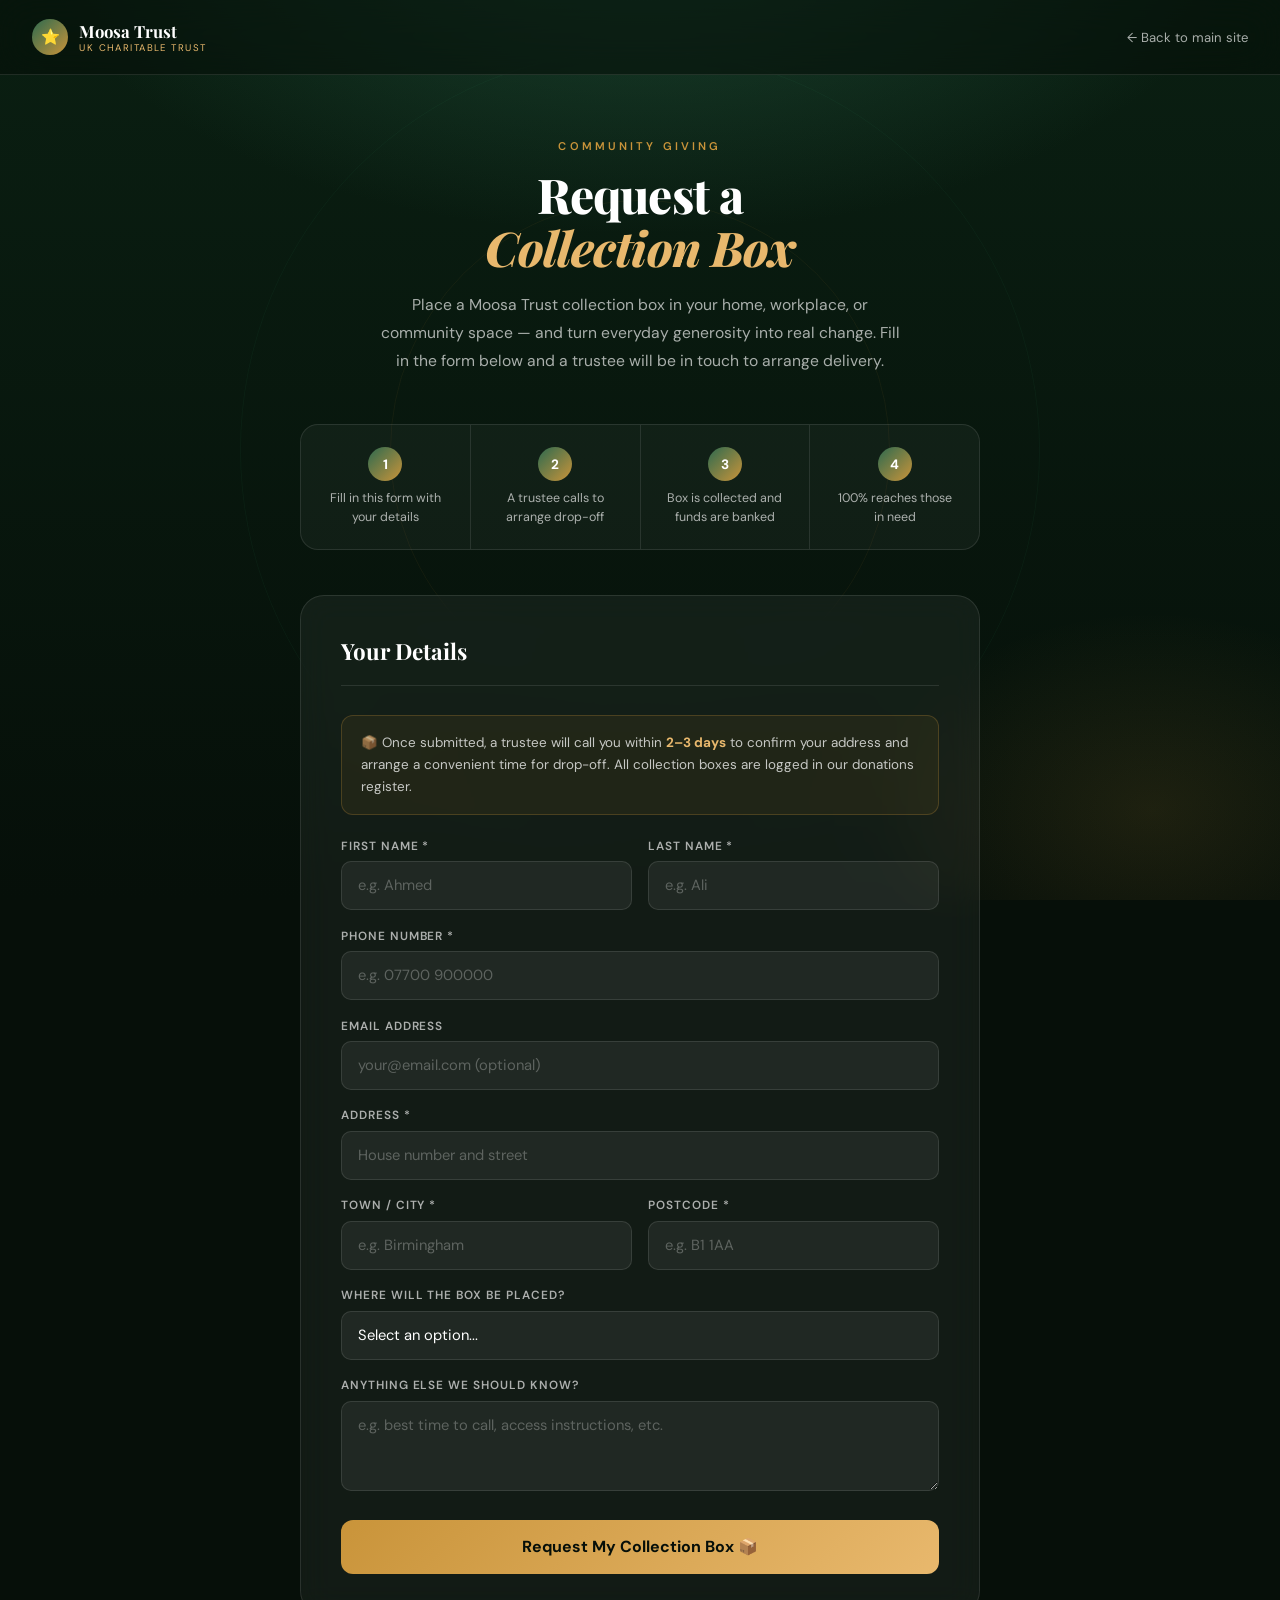
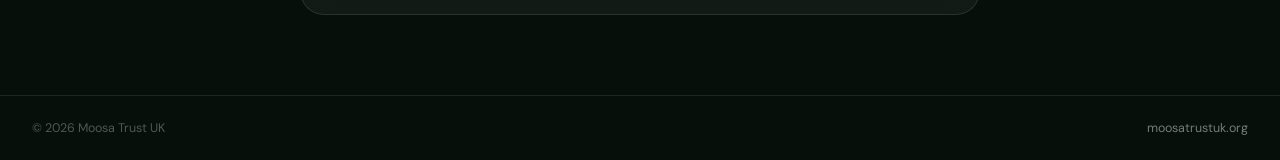
<file: collection-box.html>
<!DOCTYPE html>
<html lang="en">
<head>
  <meta charset="UTF-8"/>
  <meta name="viewport" content="width=device-width, initial-scale=1.0"/>
  <title>Request a Collection Box | Moosa Trust UK</title>
  <meta name="description" content="Request a Moosa Trust UK collection box for your home, workplace or community. A trustee will be in touch to arrange delivery."/>
  <link rel="preconnect" href="https://fonts.googleapis.com">
  <link rel="preconnect" href="https://fonts.gstatic.com" crossorigin>
  <link href="https://fonts.googleapis.com/css2?family=Playfair+Display:ital,wght@0,700;0,800;1,600&family=DM+Sans:wght@300;400;500;600&display=swap" rel="stylesheet">
  <link rel="icon" type="image/svg+xml" href="data:image/svg+xml,%3Csvg xmlns='http://www.w3.org/2000/svg' viewBox='0 0 100 100'%3E%3Ccircle cx='50' cy='50' r='45' fill='%231B4332'/%3E%3Cpath fill='%23D4A574' d='M50 18l5.5 17h17.9l-14.5 10.5 5.5 17-14.4-10.5-14.4 10.5 5.5-17-14.5-10.5h17.9z'/%3E%3C/svg%3E">
  <style>
    :root {
      --deep:    #060f09;
      --forest:  #0a1f12;
      --green:   #163321;
      --emerald: #2d6a4f;
      --mint:    #52b788;
      --gold:    #c9943a;
      --gold-lt: #e8b86d;
      --muted:   rgba(255,255,255,.65);
      --glass:   rgba(255,255,255,.06);
      --gborder: rgba(255,255,255,.10);
    }

    *,*::before,*::after{margin:0;padding:0;box-sizing:border-box}
    html{scroll-behavior:smooth}
    body{
      font-family:'DM Sans',sans-serif;
      background:var(--deep);
      color:#fff;
      min-height:100vh;
      -webkit-font-smoothing:antialiased;
      display:flex;
      flex-direction:column;
    }

    /* ── BG ── */
    .page-bg{
      position:fixed;inset:0;z-index:0;pointer-events:none;
      background:
        radial-gradient(ellipse 80% 60% at 50% -10%, rgba(45,106,79,.5) 0%, transparent 60%),
        radial-gradient(ellipse 40% 40% at 90% 90%, rgba(201,148,58,.12) 0%, transparent 55%),
        linear-gradient(180deg,var(--forest) 0%,var(--deep) 100%)
    }
    .bg-ring{position:fixed;border-radius:50%;top:50%;left:50%;transform:translate(-50%,-50%);border:1px solid rgba(201,148,58,.07);pointer-events:none;animation:ring 8s ease-in-out infinite}
    .bg-ring:nth-child(1){width:500px;height:500px}
    .bg-ring:nth-child(2){width:800px;height:800px;animation-delay:2.5s;border-color:rgba(82,183,136,.05)}
    @keyframes ring{0%,100%{opacity:.5;transform:translate(-50%,-50%) scale(1)}50%{opacity:1;transform:translate(-50%,-50%) scale(1.03)}}

    /* ── NAV ── */
    nav{
      position:relative;z-index:10;
      padding:1.2rem 2rem;
      display:flex;align-items:center;justify-content:space-between;
      border-bottom:1px solid var(--gborder);
      background:rgba(6,15,9,.6);backdrop-filter:blur(20px);
    }
    .logo{display:flex;align-items:center;gap:.7rem;text-decoration:none;color:white}
    .logo-icon{width:36px;height:36px;border-radius:50%;background:linear-gradient(135deg,var(--emerald),var(--gold));display:flex;align-items:center;justify-content:center;font-size:.95rem;flex-shrink:0}
    .logo-text{font-family:'Playfair Display',serif;font-size:1.05rem;font-weight:700;line-height:1.2}
    .logo-text span{display:block;font-size:.6rem;font-family:'DM Sans',sans-serif;font-weight:400;letter-spacing:.15em;text-transform:uppercase;color:var(--gold-lt)}
    .nav-back{font-size:.82rem;color:var(--muted);text-decoration:none;display:flex;align-items:center;gap:.4rem;transition:color .2s}
    .nav-back:hover{color:white}

    /* ── MAIN ── */
    main{
      position:relative;z-index:1;
      flex:1;
      display:flex;align-items:flex-start;justify-content:center;
      padding:4rem 1.5rem 5rem;
    }
    .page-wrap{width:100%;max-width:680px}

    /* ── HEADER ── */
    .page-hdr{text-align:center;margin-bottom:3rem}
    .label{font-size:.7rem;letter-spacing:.28em;text-transform:uppercase;color:var(--gold);font-weight:600;display:block;margin-bottom:.9rem}
    .page-title{font-family:'Playfair Display',serif;font-size:clamp(2rem,5vw,3rem);font-weight:800;line-height:1.1;letter-spacing:-.02em;margin-bottom:1.1rem}
    .page-title em{font-style:italic;color:var(--gold-lt)}
    .page-sub{color:var(--muted);font-size:.98rem;line-height:1.8;max-width:520px;margin:0 auto}

    /* ── HOW IT WORKS ── */
    .how-it-works{
      display:flex;gap:0;margin-bottom:2.8rem;
      background:rgba(255,255,255,.04);border:1px solid var(--gborder);border-radius:18px;overflow:hidden;
    }
    .hw-step{padding:1.4rem 1.5rem;flex:1;display:flex;flex-direction:column;align-items:center;text-align:center;gap:.5rem;border-right:1px solid var(--gborder)}
    .hw-step:last-child{border-right:none}
    .hw-num{width:34px;height:34px;border-radius:50%;background:linear-gradient(135deg,var(--emerald),var(--gold));display:flex;align-items:center;justify-content:center;font-weight:700;font-size:.85rem;flex-shrink:0}
    .hw-label{font-size:.78rem;color:var(--muted);line-height:1.5}

    /* ── FORM CARD ── */
    .form-card{
      background:rgba(255,255,255,.05);border:1px solid var(--gborder);
      border-radius:24px;backdrop-filter:blur(16px);padding:2.5rem;
    }
    .form-card h2{font-family:'Playfair Display',serif;font-size:1.4rem;font-weight:700;margin-bottom:1.8rem;padding-bottom:1.2rem;border-bottom:1px solid var(--gborder)}

    .form-row{display:grid;grid-template-columns:1fr 1fr;gap:1rem}
    .fg{margin-bottom:1.1rem}
    .fg label{display:block;font-size:.74rem;font-weight:600;letter-spacing:.08em;text-transform:uppercase;color:var(--muted);margin-bottom:.45rem}
    .fg input,.fg textarea,.fg select{
      width:100%;background:rgba(255,255,255,.06);border:1px solid rgba(255,255,255,.11);
      border-radius:10px;padding:.85rem 1rem;color:white;
      font-family:'DM Sans',sans-serif;font-size:.92rem;outline:none;
      transition:border-color .2s,background .2s;-webkit-appearance:none;appearance:none
    }
    .fg input::placeholder,.fg textarea::placeholder{color:rgba(255,255,255,.28)}
    .fg input:focus,.fg textarea:focus,.fg select:focus{border-color:rgba(201,148,58,.5);background:rgba(255,255,255,.09)}
    .fg textarea{min-height:90px;resize:vertical}
    .fg select option{background:#0a1f12;color:white}

    .notice{background:rgba(201,148,58,.08);border:1px solid rgba(201,148,58,.25);border-radius:12px;padding:1rem 1.2rem;margin-bottom:1.4rem;font-size:.84rem;color:rgba(255,255,255,.75);line-height:1.65}
    .notice strong{color:var(--gold-lt)}

    .f-submit{
      width:100%;background:linear-gradient(135deg,var(--gold),var(--gold-lt));
      color:var(--deep);border:none;border-radius:12px;padding:1.05rem;
      font-family:'DM Sans',sans-serif;font-weight:700;font-size:1rem;
      cursor:pointer;transition:all .25s;margin-top:.4rem
    }
    .f-submit:hover{transform:translateY(-2px);box-shadow:0 15px 35px rgba(201,148,58,.3)}
    .f-submit:disabled{opacity:.6;cursor:not-allowed;transform:none}

    /* ── SUCCESS ── */
    .success{display:none;text-align:center;padding:3rem 1rem}
    .success-icon{font-size:3.5rem;margin-bottom:1.2rem}
    .success h2{font-family:'Playfair Display',serif;font-size:1.7rem;margin-bottom:.8rem}
    .success p{color:var(--muted);font-size:.95rem;line-height:1.75;max-width:400px;margin:0 auto 1.5rem}
    .success .arabic{font-size:1.3rem;color:var(--gold-lt);margin-top:1.2rem;opacity:.7}

    /* ── FOOTER ── */
    footer{
      position:relative;z-index:1;
      border-top:1px solid var(--gborder);
      padding:1.5rem 2rem;
      display:flex;align-items:center;justify-content:space-between;
      font-size:.78rem;color:rgba(255,255,255,.3)
    }
    footer a{color:rgba(255,255,255,.45);text-decoration:none;transition:color .2s}
    footer a:hover{color:white}

    /* ── RESPONSIVE ── */
    @media(max-width:580px){
      .form-row{grid-template-columns:1fr}
      .how-it-works{flex-direction:column}
      .hw-step{border-right:none;border-bottom:1px solid var(--gborder);flex-direction:row;text-align:left;gap:.9rem}
      .hw-step:last-child{border-bottom:none}
      main{padding:2.5rem 1rem 4rem}
      .form-card{padding:1.5rem}
    }
  </style>
</head>
<body>

<div class="page-bg">
  <div class="bg-ring"></div>
  <div class="bg-ring"></div>
</div>

<!-- NAV -->
<nav>
  <a href="/" class="logo">
    <div class="logo-icon">⭐</div>
    <div class="logo-text">Moosa Trust <span>UK Charitable Trust</span></div>
  </a>
  <a href="/" class="nav-back">← Back to main site</a>
</nav>

<!-- MAIN -->
<main>
  <div class="page-wrap">

    <!-- Header -->
    <div class="page-hdr">
      <span class="label">Community Giving</span>
      <h1 class="page-title">Request a<br><em>Collection Box</em></h1>
      <p class="page-sub">Place a Moosa Trust collection box in your home, workplace, or community space — and turn everyday generosity into real change. Fill in the form below and a trustee will be in touch to arrange delivery.</p>
    </div>

    <!-- How it works -->
    <div class="how-it-works">
      <div class="hw-step">
        <div class="hw-num">1</div>
        <p class="hw-label">Fill in this form with your details</p>
      </div>
      <div class="hw-step">
        <div class="hw-num">2</div>
        <p class="hw-label">A trustee calls to arrange drop-off</p>
      </div>
      <div class="hw-step">
        <div class="hw-num">3</div>
        <p class="hw-label">Box is collected and funds are banked</p>
      </div>
      <div class="hw-step">
        <div class="hw-num">4</div>
        <p class="hw-label">100% reaches those in need</p>
      </div>
    </div>

    <!-- Form card -->
    <div class="form-card">
      <div id="form-body">
        <h2>Your Details</h2>

        <div class="notice">
          📦 Once submitted, a trustee will call you within <strong>2–3 days</strong> to confirm your address and arrange a convenient time for drop-off. All collection boxes are logged in our donations register.
        </div>

        <div class="form-row">
          <div class="fg">
            <label for="fname">First Name *</label>
            <input type="text" id="fname" name="first_name" placeholder="e.g. Ahmed" autocomplete="given-name" required>
          </div>
          <div class="fg">
            <label for="lname">Last Name *</label>
            <input type="text" id="lname" name="last_name" placeholder="e.g. Ali" autocomplete="family-name" required>
          </div>
        </div>

        <div class="fg">
          <label for="phone">Phone Number *</label>
          <input type="tel" id="phone" name="phone" placeholder="e.g. 07700 900000" autocomplete="tel" required>
        </div>

        <div class="fg">
          <label for="email">Email Address</label>
          <input type="email" id="email" name="email" placeholder="your@email.com (optional)" autocomplete="email">
        </div>

        <div class="fg">
          <label for="address">Address *</label>
          <input type="text" id="address" name="address_line1" placeholder="House number and street" autocomplete="address-line1" required>
        </div>

        <div class="form-row">
          <div class="fg">
            <label for="city">Town / City *</label>
            <input type="text" id="city" name="city" placeholder="e.g. Birmingham" autocomplete="address-level2" required>
          </div>
          <div class="fg">
            <label for="postcode">Postcode *</label>
            <input type="text" id="postcode" name="postcode" placeholder="e.g. B1 1AA" autocomplete="postal-code" required>
          </div>
        </div>

        <div class="fg">
          <label for="location_type">Where will the box be placed?</label>
          <select id="location_type" name="location_type">
            <option value="">Select an option...</option>
            <option>My home</option>
            <option>My workplace</option>
            <option>A community space / masjid</option>
            <option>A shop or business</option>
            <option>Other</option>
          </select>
        </div>

        <div class="fg">
          <label for="notes">Anything else we should know?</label>
          <textarea id="notes" name="notes" placeholder="e.g. best time to call, access instructions, etc."></textarea>
        </div>

        <button type="button" class="f-submit" id="submitBtn" onclick="submitForm()">
          Request My Collection Box 📦
        </button>
      </div>

      <!-- Success state -->
      <div class="success" id="success-state">
        <div class="success-icon">📦✅</div>
        <h2>Request Received!</h2>
        <p>JazakAllah Khayran. A trustee will call you within 2–3 days to arrange your collection box drop-off. Every coin you collect will reach someone who truly needs it.</p>
        <p>May Allah accept it from you as a Sadaqah Jariyah. آمين</p>
        <p class="arabic">بارك الله فيك</p>
      </div>
    </div>

  </div>
</main>

<!-- FOOTER -->
<footer>
  <span>© <span id="yr"></span> Moosa Trust UK</span>
  <a href="/">moosatrustuk.org</a>
</footer>

<script>
  document.getElementById('yr').textContent = new Date().getFullYear();

  async function submitForm() {
    const btn = document.getElementById('submitBtn');

    // Validation
    const required = ['fname','lname','phone','address','city','postcode'];
    for (const id of required) {
      if (!document.getElementById(id).value.trim()) {
        document.getElementById(id).focus();
        document.getElementById(id).style.borderColor = 'rgba(248,113,113,.7)';
        setTimeout(() => document.getElementById(id).style.borderColor = '', 2000);
        alert('Please fill in all required fields marked with *');
        return;
      }
    }

    btn.disabled = true;
    btn.textContent = 'Sending request…';

    const data = {
      first_name:    document.getElementById('fname').value.trim(),
      last_name:     document.getElementById('lname').value.trim(),
      phone:         document.getElementById('phone').value.trim(),
      email:         document.getElementById('email').value.trim(),
      address:       document.getElementById('address').value.trim(),
      city:          document.getElementById('city').value.trim(),
      postcode:      document.getElementById('postcode').value.trim(),
      location_type: document.getElementById('location_type').value,
      notes:         document.getElementById('notes').value.trim(),
      _subject:      'New Collection Box Request — Moosa Trust UK',
    };

    try {
      const res = await fetch('https://formspree.io/f/mnjbbpoj', {
        method: 'POST',
        headers: { 'Accept': 'application/json', 'Content-Type': 'application/json' },
        body: JSON.stringify(data)
      });

      if (res.ok) {
        document.getElementById('form-body').style.display = 'none';
        document.getElementById('success-state').style.display = 'block';
      } else {
        throw new Error('Failed');
      }
    } catch {
      btn.disabled = false;
      btn.textContent = 'Request My Collection Box 📦';
      alert('Something went wrong — please try again or call us directly.');
    }
  }
</script>
</body>
</html>
</file>
